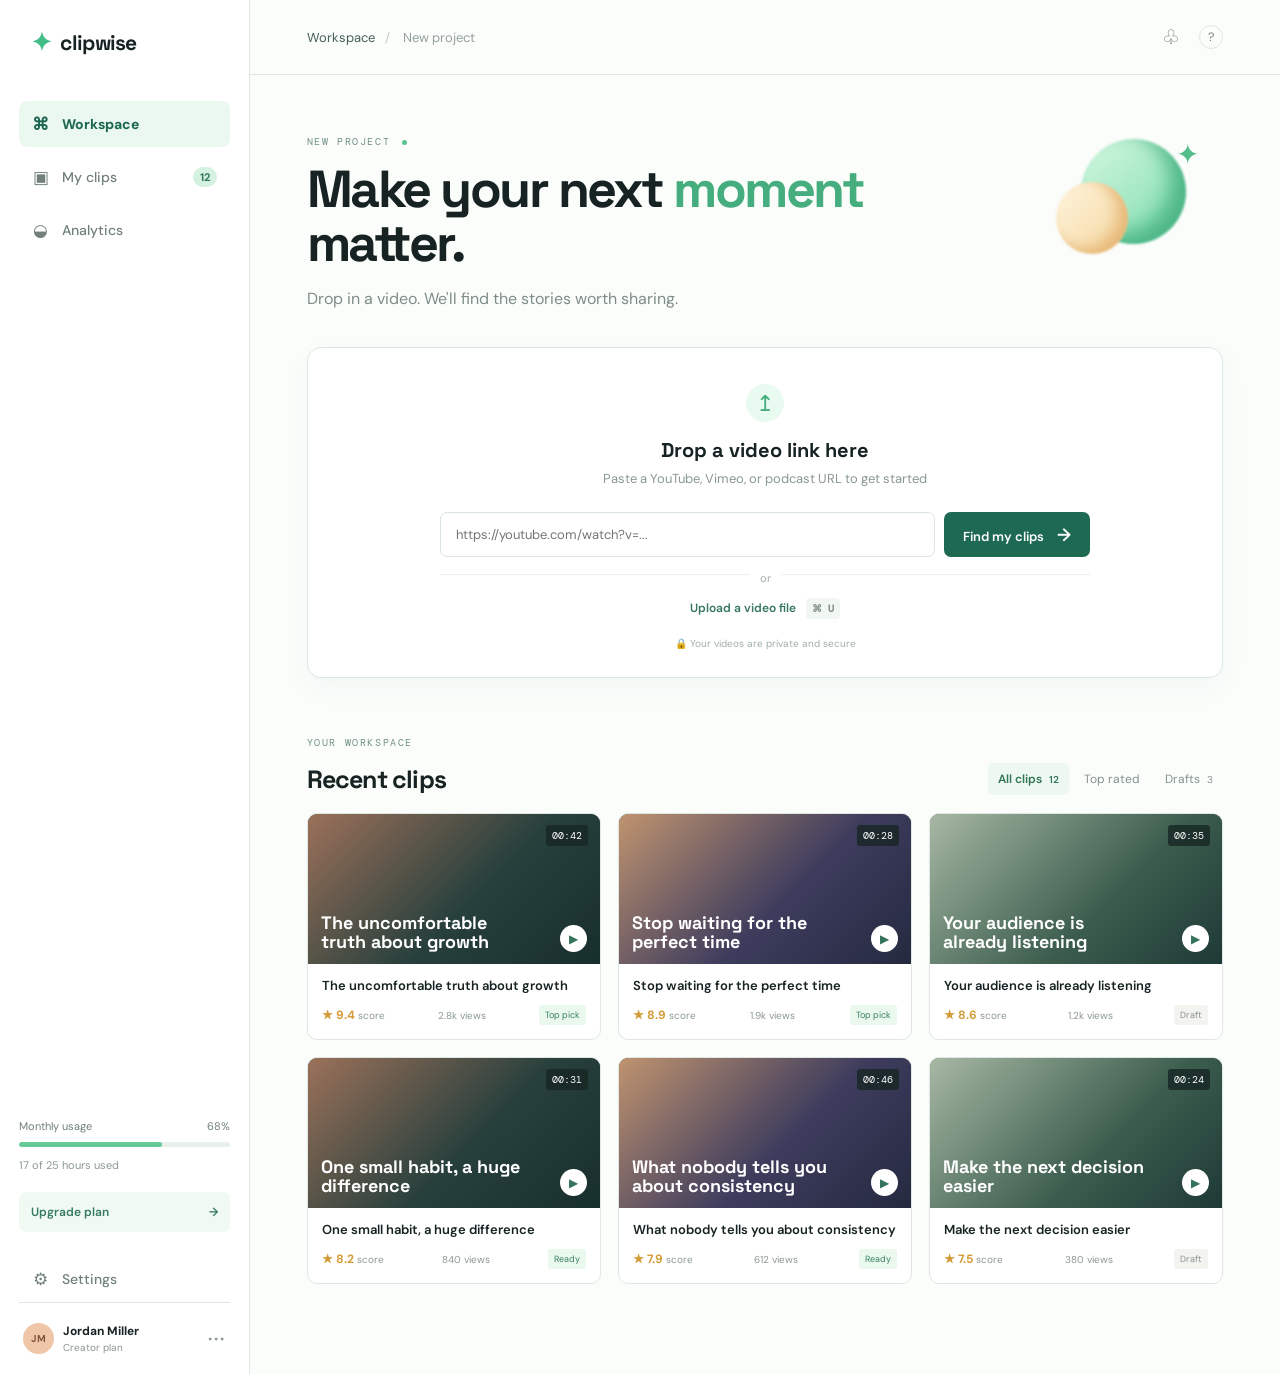
<file: index.html>
<!doctype html>
<html lang="en">
<head>
  <meta charset="UTF-8" />
  <meta name="viewport" content="width=device-width, initial-scale=1.0" />
  <meta name="description" content="Turn long-form videos into high-performing short clips with Clipwise." />
  <title>Clipwise — AI clips that perform</title>
  <link rel="preconnect" href="https://fonts.googleapis.com" />
  <link rel="preconnect" href="https://fonts.gstatic.com" crossorigin />
  <link href="https://fonts.googleapis.com/css2?family=DM+Mono:wght@400;500&family=DM+Sans:wght@400;500;600;700&family=Space+Grotesk:wght@500;600;700&display=swap" rel="stylesheet" />
  <link rel="stylesheet" href="styles.css" />
</head>
<body>
  <div class="app-shell">
    <aside class="sidebar">
      <a class="brand" href="#"><span class="brand-mark">✦</span><span>clipwise</span></a>
      <nav class="nav" aria-label="Main navigation">
        <a class="nav-item active" href="#workspace"><span>⌘</span> Workspace</a>
        <a class="nav-item" href="#clips"><span>▣</span> My clips <b>12</b></a>
        <a class="nav-item" href="#analytics"><span>◒</span> Analytics</a>
      </nav>
      <div class="sidebar-bottom">
        <div class="usage-label"><span>Monthly usage</span><span>68%</span></div>
        <div class="progress"><i></i></div>
        <p class="muted small">17 of 25 hours used</p>
        <a class="upgrade" href="#">Upgrade plan <span>→</span></a>
        <a class="nav-item" href="#settings"><span>⚙</span> Settings</a>
        <div class="profile"><div class="avatar">JM</div><div><strong>Jordan Miller</strong><small>Creator plan</small></div><span class="more">•••</span></div>
      </div>
    </aside>

    <main class="main" id="workspace">
      <header class="topbar"><div class="breadcrumb"><span>Workspace</span><em>/</em> New project</div><div class="top-actions"><button class="icon-button" aria-label="Notifications">♧</button><button class="help">?</button></div></header>
      <div class="content">
        <section class="hero">
          <div><p class="eyebrow">NEW PROJECT <span></span></p><h1>Make your next <span>moment</span> matter.</h1><p class="hero-copy">Drop in a video. We'll find the stories worth sharing.</p></div>
          <div class="hero-art" aria-hidden="true"><div class="orb orb-a"></div><div class="orb orb-b"></div><div class="spark">✦</div></div>
        </section>

        <section class="drop-card" id="dropzone" aria-label="Upload a video">
          <div class="drop-icon">↥</div><h2>Drop a video link here</h2><p>Paste a YouTube, Vimeo, or podcast URL to get started</p>
          <div class="url-row"><input id="urlInput" type="url" placeholder="https://youtube.com/watch?v=..." aria-label="Video URL" /><button id="analyzeBtn">Find my clips <span>→</span></button></div>
          <div class="drop-divider"><span>or</span></div>
          <button class="upload-button" id="browseBtn">Upload a video file <span>⌘ U</span></button><input id="fileInput" type="file" accept="video/*" hidden />
          <p class="privacy">🔒 Your videos are private and secure</p>
        </section>

        <section class="recent-section" id="clips"><div class="section-heading"><div><p class="eyebrow">YOUR WORKSPACE</p><h2>Recent clips</h2></div><div class="filters"><button class="filter active" data-filter="all">All clips <span>12</span></button><button class="filter" data-filter="top">Top rated</button><button class="filter" data-filter="draft">Drafts <span>3</span></button></div></div>
          <div class="clip-grid" id="clipGrid"></div>
        </section>
      </div>
    </main>
  </div>
  <div class="toast" id="toast" role="status"></div>
  <script src="app.js"></script>
</body>
</html>
</file>
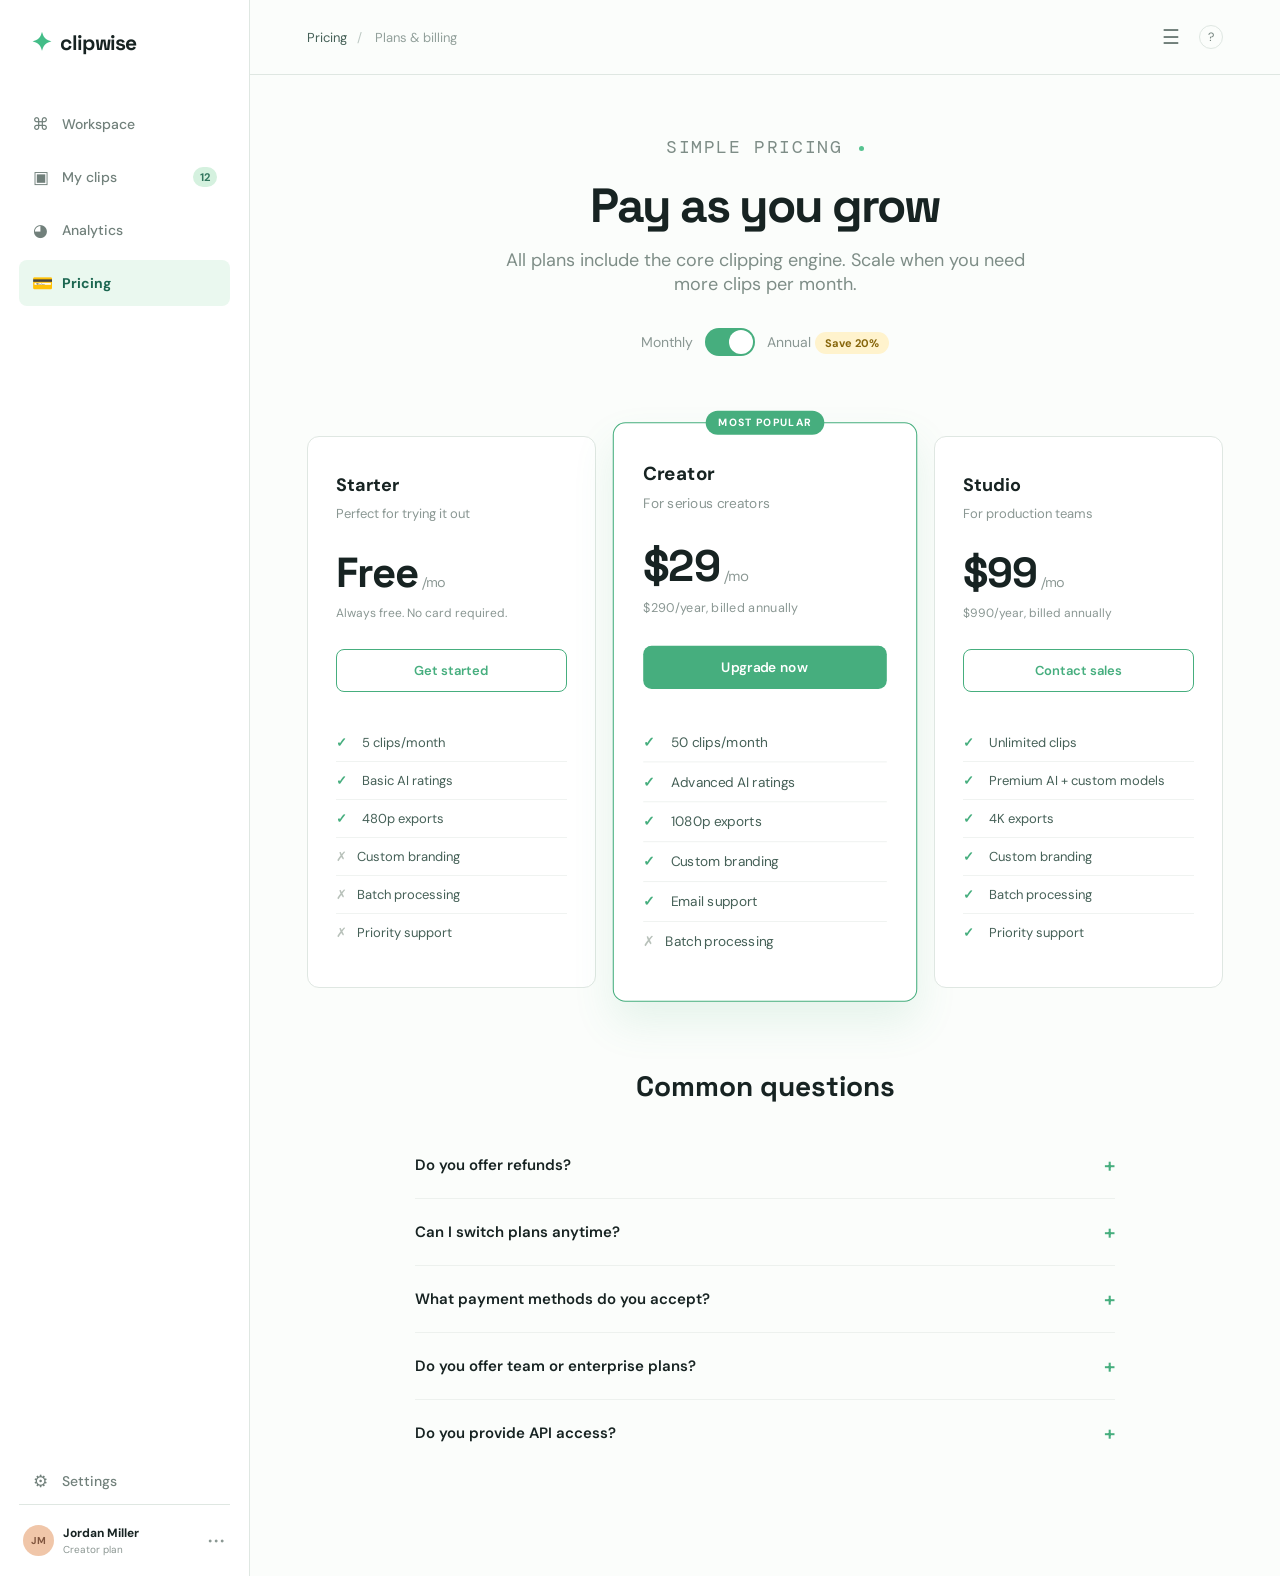
<file: pricing.html>
<!doctype html>
<html lang="en">
<head>
  <meta charset="UTF-8" />
  <meta name="viewport" content="width=device-width, initial-scale=1.0" />
  <meta name="description" content="Simple, transparent pricing for Clipwise." />
  <title>Pricing — Clipwise</title>
  <link rel="preconnect" href="https://fonts.googleapis.com" />
  <link rel="preconnect" href="https://fonts.gstatic.com" crossorigin />
  <link href="https://fonts.googleapis.com/css2?family=DM+Mono:wght@400;500&family=DM+Sans:wght@400;500;600;700&family=Space+Grotesk:wght@500;600;700&display=swap" rel="stylesheet" />
  <link rel="stylesheet" href="styles.css" />
  <style>
    .pricing-hero { text-align: center; margin-bottom: 80px; }
    .pricing-hero .eyebrow { margin-bottom: 16px; }
    .pricing-hero h1 { font-family: 'Space Grotesk'; font-size: 48px; letter-spacing: -2px; margin: 0 0 12px; }
    .pricing-hero p { color: #7e8d87; font-size: 18px; max-width: 520px; margin: 0 auto; }
    .billing-toggle { display: flex; gap: 12px; justify-content: center; align-items: center; margin-top: 32px; margin-bottom: 48px; }
    .toggle-label { font-size: 14px; color: #8a9793; }
    .toggle-switch { position: relative; width: 50px; height: 28px; background: #e9f0eb; border-radius: 14px; cursor: pointer; transition: .3s; border: 0; padding: 0; }
    .toggle-switch.active { background: #46ae7e; }
    .toggle-switch::after { content: ''; position: absolute; width: 24px; height: 24px; background: white; border-radius: 50%; top: 2px; left: 2px; transition: .3s; }
    .toggle-switch.active::after { left: 24px; }
    .save-badge { background: #fff3cd; color: #86650a; padding: 4px 10px; border-radius: 12px; font-size: 11px; font-weight: 700; }
    .plans-grid { display: grid; grid-template-columns: repeat(3, 1fr); gap: 24px; margin-bottom: 80px; }
    .plan-card { background: white; border: 1px solid #dfe7e2; border-radius: 12px; padding: 36px 28px; position: relative; transition: .3s; }
    .plan-card.featured { border-color: #46ae7e; transform: scale(1.05); box-shadow: 0 20px 40px rgba(70, 174, 126, 0.12); }
    .plan-card.featured::before { content: 'MOST POPULAR'; position: absolute; top: -12px; left: 50%; transform: translateX(-50%); background: #46ae7e; color: white; font-size: 10px; font-weight: 700; padding: 5px 12px; border-radius: 12px; letter-spacing: 1px; }
    .plan-name { font-size: 18px; font-weight: 700; margin: 0 0 8px; }
    .plan-desc { color: #8a9793; font-size: 13px; margin: 0 0 24px; }
    .plan-price { font-family: 'Space Grotesk'; font-size: 42px; font-weight: 700; margin: 0; letter-spacing: -1px; }
    .plan-price small { font-size: 14px; color: #8a9793; font-weight: 400; margin-left: 4px; }
    .plan-period { color: #8a9793; font-size: 12px; margin: 6px 0 28px; }
    .plan-cta { width: 100%; border: 0; padding: 12px; border-radius: 8px; font-weight: 600; font-size: 13px; cursor: pointer; transition: .2s; margin-bottom: 32px; }
    .plan-card:not(.featured) .plan-cta { background: transparent; color: #46ae7e; border: 1px solid #46ae7e; }
    .plan-card:not(.featured) .plan-cta:hover { background: #f0faf3; }
    .plan-card.featured .plan-cta { background: #46ae7e; color: white; }
    .plan-card.featured .plan-cta:hover { background: #3a9670; }
    .plan-features { list-style: none; margin: 0; padding: 0; }
    .plan-features li { padding: 10px 0; border-bottom: 1px solid #f0f3f1; font-size: 13px; color: #456057; display: flex; align-items: flex-start; gap: 10px; }
    .plan-features li:last-child { border: 0; }
    .plan-features .check { color: #46ae7e; font-weight: 700; min-width: 16px; }
    .plan-features .x { color: #b8c1ba; }
    .faq-section { max-width: 700px; margin: 0 auto; }
    .faq-item { margin-bottom: 20px; border-bottom: 1px solid #edf1ee; padding-bottom: 20px; }
    .faq-item:last-child { border: 0; }
    .faq-q { font-weight: 600; font-size: 15px; cursor: pointer; display: flex; justify-content: space-between; align-items: center; color: #172322; }
    .faq-q span { color: #46ae7e; font-size: 20px; }
    .faq-a { color: #7e8d87; font-size: 13px; line-height: 1.6; margin-top: 12px; display: none; }
    .faq-a.open { display: block; }
    .faq-section h2 { text-align: center; font-family: 'Space Grotesk'; font-size: 28px; margin-bottom: 48px; }
    @media (max-width: 1024px) {
      .plans-grid { grid-template-columns: 1fr; }
      .plan-card.featured { transform: scale(1); }
      .pricing-hero h1 { font-size: 36px; }
    }
  </style>
</head>
<body>
  <div class="app-shell">
    <aside class="sidebar">
      <a class="brand" href="index.html"><span class="brand-mark">✦</span><span>clipwise</span></a>
      <nav class="nav" aria-label="Main navigation">
        <a class="nav-item" href="index.html"><span>⌘</span> Workspace</a>
        <a class="nav-item" href="index.html"><span>▣</span> My clips <b>12</b></a>
        <a class="nav-item" href="index.html"><span>◕</span> Analytics</a>
        <a class="nav-item active" href="pricing.html"><span>💳</span> Pricing</a>
      </nav>
      <div class="sidebar-bottom">
        <a class="nav-item" href="#"><span>⚙</span> Settings</a>
        <div class="profile"><div class="avatar">JM</div><div><strong>Jordan Miller</strong><small>Creator plan</small></div><span class="more">•••</span></div>
      </div>
    </aside>

    <main class="main">
      <header class="topbar"><div class="breadcrumb"><span>Pricing</span><em>/</em> Plans &amp; billing</div><div class="top-actions"><button class="icon-button" aria-label="Notifications">☰</button><button class="help">?</button></div></header>
      <div class="content">
        <section class="pricing-hero">
          <p class="eyebrow">SIMPLE PRICING <span></span></p>
          <h1>Pay as you grow</h1>
          <p>All plans include the core clipping engine. Scale when you need more clips per month.</p>
          <div class="billing-toggle">
            <span class="toggle-label">Monthly</span>
            <button class="toggle-switch active" id="billingToggle" aria-label="Toggle annual billing"></button>
            <span class="toggle-label">Annual <span class="save-badge">Save 20%</span></span>
          </div>
        </section>

        <section class="plans-grid" id="plansGrid">
          <div class="plan-card">
            <h3 class="plan-name">Starter</h3>
            <p class="plan-desc">Perfect for trying it out</p>
            <p class="plan-price">Free<small>/mo</small></p>
            <p class="plan-period">Always free. No card required.</p>
            <button class="plan-cta">Get started</button>
            <ul class="plan-features">
              <li><span class="check">✓</span> 5 clips/month</li>
              <li><span class="check">✓</span> Basic AI ratings</li>
              <li><span class="check">✓</span> 480p exports</li>
              <li><span class="x">✗</span> Custom branding</li>
              <li><span class="x">✗</span> Batch processing</li>
              <li><span class="x">✗</span> Priority support</li>
            </ul>
          </div>

          <div class="plan-card featured">
            <h3 class="plan-name">Creator</h3>
            <p class="plan-desc">For serious creators</p>
            <p class="plan-price">$29<small>/mo</small></p>
            <p class="plan-period" id="creatorPrice">$290/year, billed annually</p>
            <button class="plan-cta">Upgrade now</button>
            <ul class="plan-features">
              <li><span class="check">✓</span> 50 clips/month</li>
              <li><span class="check">✓</span> Advanced AI ratings</li>
              <li><span class="check">✓</span> 1080p exports</li>
              <li><span class="check">✓</span> Custom branding</li>
              <li><span class="check">✓</span> Email support</li>
              <li><span class="x">✗</span> Batch processing</li>
            </ul>
          </div>

          <div class="plan-card">
            <h3 class="plan-name">Studio</h3>
            <p class="plan-desc">For production teams</p>
            <p class="plan-price">$99<small>/mo</small></p>
            <p class="plan-period" id="studioPrice">$990/year, billed annually</p>
            <button class="plan-cta">Contact sales</button>
            <ul class="plan-features">
              <li><span class="check">✓</span> Unlimited clips</li>
              <li><span class="check">✓</span> Premium AI + custom models</li>
              <li><span class="check">✓</span> 4K exports</li>
              <li><span class="check">✓</span> Custom branding</li>
              <li><span class="check">✓</span> Batch processing</li>
              <li><span class="check">✓</span> Priority support</li>
            </ul>
          </div>
        </section>

        <section class="faq-section">
          <h2>Common questions</h2>
          <div class="faq-item">
            <div class="faq-q" onclick="toggleFaq(this)">
              Do you offer refunds?
              <span>+</span>
            </div>
            <div class="faq-a">Yes, we offer a 14-day money-back guarantee on all paid plans if you're not satisfied for any reason. After 14 days, monthly subscriptions can be canceled anytime with no penalty.</div>
          </div>
          <div class="faq-item">
            <div class="faq-q" onclick="toggleFaq(this)">
              Can I switch plans anytime?
              <span>+</span>
            </div>
            <div class="faq-a">Absolutely. Upgrade or downgrade your plan at any time. If you upgrade, we'll prorate the difference. If you downgrade, credits will be applied to your next billing cycle.</div>
          </div>
          <div class="faq-item">
            <div class="faq-q" onclick="toggleFaq(this)">
              What payment methods do you accept?
              <span>+</span>
            </div>
            <div class="faq-a">We accept all major credit and debit cards (Visa, Mastercard, American Express), as well as PayPal and bank transfers for annual plans. All payments are processed securely through Stripe.</div>
          </div>
          <div class="faq-item">
            <div class="faq-q" onclick="toggleFaq(this)">
              Do you offer team or enterprise plans?
              <span>+</span>
            </div>
            <div class="faq-a">Yes! For teams needing custom limits, SSO, or dedicated support, reach out to our sales team at sales@clipwise.ai. We'll build a plan that fits your needs.</div>
          </div>
          <div class="faq-item">
            <div class="faq-q" onclick="toggleFaq(this)">
              Do you provide API access?
              <span>+</span>
            </div>
            <div class="faq-a">API access is available on the Studio plan. You'll get webhooks, batch processing endpoints, and custom model training. Full documentation is in your dashboard.</div>
          </div>
        </section>
      </div>
    </main>
  </div>

  <script>
    const toggle = document.getElementById('billingToggle');
    const creatorPrice = document.getElementById('creatorPrice');
    const studioPrice = document.getElementById('studioPrice');

    toggle.addEventListener('click', () => {
      toggle.classList.toggle('active');
      if (toggle.classList.contains('active')) {
        creatorPrice.textContent = '$290/year, billed annually';
        studioPrice.textContent = '$990/year, billed annually';
      } else {
        creatorPrice.textContent = '$29/month';
        studioPrice.textContent = '$99/month';
      }
    });

    function toggleFaq(element) {
      const answer = element.nextElementSibling;
      const span = element.querySelector('span');
      answer.classList.toggle('open');
      span.textContent = answer.classList.contains('open') ? '−' : '+';
    }
  </script>
</body>
</html>
</file>
<file: styles.css>
* { box-sizing: border-box; }
:root { --ink:#172322; --muted:#798582; --line:#dfe7e2; --mint:#b8f2d1; --green:#1b6650; --cream:#f7faf7; }
body { margin:0; color:var(--ink); background:#fbfdfb; font-family:'DM Sans',sans-serif; }
button,input { font:inherit; } button { cursor:pointer; }
.app-shell { min-height:100vh; display:flex; }
.sidebar { width:250px; border-right:1px solid var(--line); padding:29px 19px 20px; display:flex; flex-direction:column; background:#fff; }
.brand { color:var(--ink); text-decoration:none; font-family:'Space Grotesk'; font-size:21px; font-weight:700; letter-spacing:-.7px; display:flex; align-items:center; gap:9px; margin:0 12px 45px; }.brand-mark{color:#43bd88;font-size:25px;line-height:1}
.nav { display:grid; gap:7px; }.nav-item { display:flex; align-items:center; gap:13px; padding:12px 13px; border-radius:8px; color:#71807b; text-decoration:none; font-size:14px; font-weight:500; }.nav-item span{width:17px;text-align:center;font-size:17px}.nav-item.active { background:#eaf8ef;color:var(--green);font-weight:700; }.nav-item b { margin-left:auto; font-size:11px; background:#d5f1df; color:#32765e; padding:3px 7px; border-radius:12px; }
.sidebar-bottom { margin-top:auto; }.usage-label{display:flex;justify-content:space-between;font-size:11px;color:#71807b;margin-bottom:9px}.progress{height:5px;background:#e9efeb;border-radius:9px;overflow:hidden}.progress i{display:block;width:68%;height:100%;background:#66ca98;border-radius:9px}.small{font-size:11px}.muted{color:#8a9793}.upgrade{display:flex;justify-content:space-between;text-decoration:none;color:#367a60;background:#f0faf3;padding:12px;border-radius:7px;font-size:12px;font-weight:600;margin:20px 0 24px}.profile{border-top:1px solid var(--line);padding:20px 4px 0;display:flex;align-items:center;gap:9px;font-size:12px}.avatar{width:31px;height:31px;background:#f0c6a9;border-radius:50%;display:grid;place-items:center;font-size:10px;font-weight:700;color:#80553e}.profile strong,.profile small{display:block}.profile small{color:#8c9793;font-size:10px;margin-top:2px}.more{margin-left:auto;color:#8b9893;letter-spacing:2px}
.main{flex:1;min-width:0}.topbar{height:75px;border-bottom:1px solid var(--line);display:flex;justify-content:space-between;align-items:center;padding:0 5.5%;}.breadcrumb{font-size:13px;color:#92a09b}.breadcrumb span{color:#456057}.breadcrumb em{font-style:normal;margin:0 10px;color:#bdc8c3}.top-actions{display:flex;gap:13px;align-items:center}.icon-button,.help{border:0;background:transparent;color:#71807b;font-size:20px}.help{border:1px solid var(--line);width:24px;height:24px;border-radius:50%;font-size:12px}.content{max-width:1120px;margin:auto;padding:60px 5.5% 90px}.hero{display:flex;justify-content:space-between;position:relative}.eyebrow{font-family:'DM Mono';font-size:10px;letter-spacing:1.6px;color:#729186;margin:0 0 14px}.eyebrow span{display:inline-block;width:5px;height:5px;background:#56c390;border-radius:50%;margin-left:4px;vertical-align:middle}.hero h1{font-family:'Space Grotesk';font-size:52px;line-height:1.04;letter-spacing:-2.5px;max-width:600px;margin:0}.hero h1 span{color:#46ae7e}.hero-copy{font-size:16px;color:#7e8d87;margin:18px 0 0}.hero-art{width:170px;height:130px;position:relative;margin:0 20px}.orb{position:absolute;border-radius:50%;filter:blur(1px)}.orb-a{width:105px;height:105px;right:17px;top:4px;background:linear-gradient(140deg,#d4f7e0,#7bdcaf);box-shadow:inset -15px -10px 20px #4db687}.orb-b{width:72px;height:72px;right:75px;top:47px;background:linear-gradient(135deg,#fff5df,#f3d59d);box-shadow:inset -10px -5px 14px #e8b979}.spark{position:absolute;right:4px;top:1px;color:#52bf8b;font-size:28px}
.drop-card{background:#fff;border:1px solid #dce8df;border-radius:14px;margin-top:38px;padding:36px 42px 27px;text-align:center;box-shadow:0 10px 30px rgba(43,89,65,.04);transition:.2s}.drop-card.dragging{border-color:#54bd89;background:#f5fff8;transform:scale(1.005)}.drop-icon{margin:auto;width:38px;height:38px;border-radius:50%;display:grid;place-items:center;background:#e9faf0;color:#43ad7b;font-size:22px}.drop-card h2{font-family:'Space Grotesk';font-size:20px;margin:15px 0 7px}.drop-card p{font-size:13px;color:#8a9892;margin:0}.url-row{display:flex;max-width:650px;margin:25px auto 17px;gap:9px}.url-row input{flex:1;border:1px solid #dbe5df;border-radius:7px;padding:13px 15px;color:var(--ink);outline:none;font-size:13px}.url-row input:focus{border-color:#68c799;box-shadow:0 0 0 3px #e5f7ec}.url-row button{border:0;background:#1d6952;color:white;border-radius:7px;padding:0 19px;font-weight:600;font-size:13px}.url-row button span{font-size:18px;margin-left:10px}.drop-divider{max-width:650px;margin:auto;border-top:1px solid #edf1ee;position:relative}.drop-divider span{position:relative;top:-9px;background:#fff;padding:0 10px;color:#a1ada8;font-size:11px}.upload-button{color:#36765e;border:0;background:transparent;font-size:12px;font-weight:600}.upload-button span{font-family:'DM Mono';font-size:10px;background:#f3f7f4;padding:4px 6px;border-radius:4px;margin-left:7px;color:#80918a}.privacy{margin-top:20px!important;font-size:10px!important;color:#a0ada8!important}
.recent-section{margin-top:58px}.section-heading{display:flex;align-items:end;justify-content:space-between;margin-bottom:18px}.section-heading h2{font-family:'Space Grotesk';font-size:25px;margin:0;letter-spacing:-.8px}.filters{display:flex;gap:5px}.filter{border:0;background:transparent;color:#84918d;font-size:12px;padding:8px 10px;border-radius:5px}.filter.active{background:#edf8f1;color:#317457;font-weight:600}.filter span{font-size:10px;margin-left:4px}.clip-grid{display:grid;grid-template-columns:repeat(3,1fr);gap:17px}.clip-card{background:#fff;border:1px solid var(--line);border-radius:10px;overflow:hidden;transition:.2s}.clip-card:hover{transform:translateY(-3px);box-shadow:0 12px 25px #234d3810}.thumb{height:150px;position:relative;overflow:hidden;background:#243b39}.thumb::after{content:'';position:absolute;inset:0;background:linear-gradient(135deg,#b67d61,#29413d 56%,#142b2b);opacity:.82}.thumb.t2::after{background:linear-gradient(135deg,#e2a77b,#433c65 57%,#252641)}.thumb.t3::after{background:linear-gradient(135deg,#c4d4bc,#416452 60%,#1c3935)}.thumb-label{position:absolute;z-index:1;left:13px;bottom:12px;color:#fff;font-family:'Space Grotesk';font-size:18px;font-weight:700;width:70%;line-height:1.05}.play{position:absolute;z-index:2;right:13px;bottom:12px;width:27px;height:27px;border:0;border-radius:50%;background:#fff;color:#35735a;font-size:12px}.duration{position:absolute;z-index:2;right:12px;top:11px;background:#172624cc;color:#fff;padding:4px 6px;border-radius:3px;font:10px 'DM Mono'}.clip-info{padding:13px 14px 14px}.clip-title{font-size:13px;font-weight:600;margin:0 0 11px;white-space:nowrap;overflow:hidden;text-overflow:ellipsis}.meta{display:flex;justify-content:space-between;align-items:center;color:#8b9893;font-size:10px}.rating{color:#d39b37;font-weight:700;font-size:12px}.rating small{color:#8b9893;font-weight:400;font-size:10px}.badge{font-size:9px;color:#38815f;background:#eaf8ee;padding:4px 6px;border-radius:3px}.badge.draft{background:#f3f4f0;color:#8a928b}.toast{position:fixed;bottom:25px;left:50%;transform:translate(-50%,20px);opacity:0;background:#1c332d;color:#fff;padding:12px 18px;border-radius:7px;font-size:13px;transition:.25s;pointer-events:none}.toast.show{opacity:1;transform:translate(-50%,0)}
@media(max-width:800px){.sidebar{width:65px;padding:25px 10px}.brand span:last-child,.nav-item:not(.active)::after,.nav-item b,.usage-label,.progress,.sidebar-bottom>.muted,.upgrade,.profile div:not(.avatar),.more{display:none}.brand{margin:0 8px 45px}.nav-item{justify-content:center;padding:12px 4px}.nav-item span{margin:0}.profile{justify-content:center}.content{padding-top:40px}.hero h1{font-size:40px}.hero-art{opacity:.45;width:100px}.clip-grid{grid-template-columns:1fr}.section-heading{align-items:start;gap:15px;flex-direction:column}.filters{overflow:auto}.url-row{flex-direction:column}.url-row button{padding:13px}.drop-card{padding:28px 17px}}
</file>
